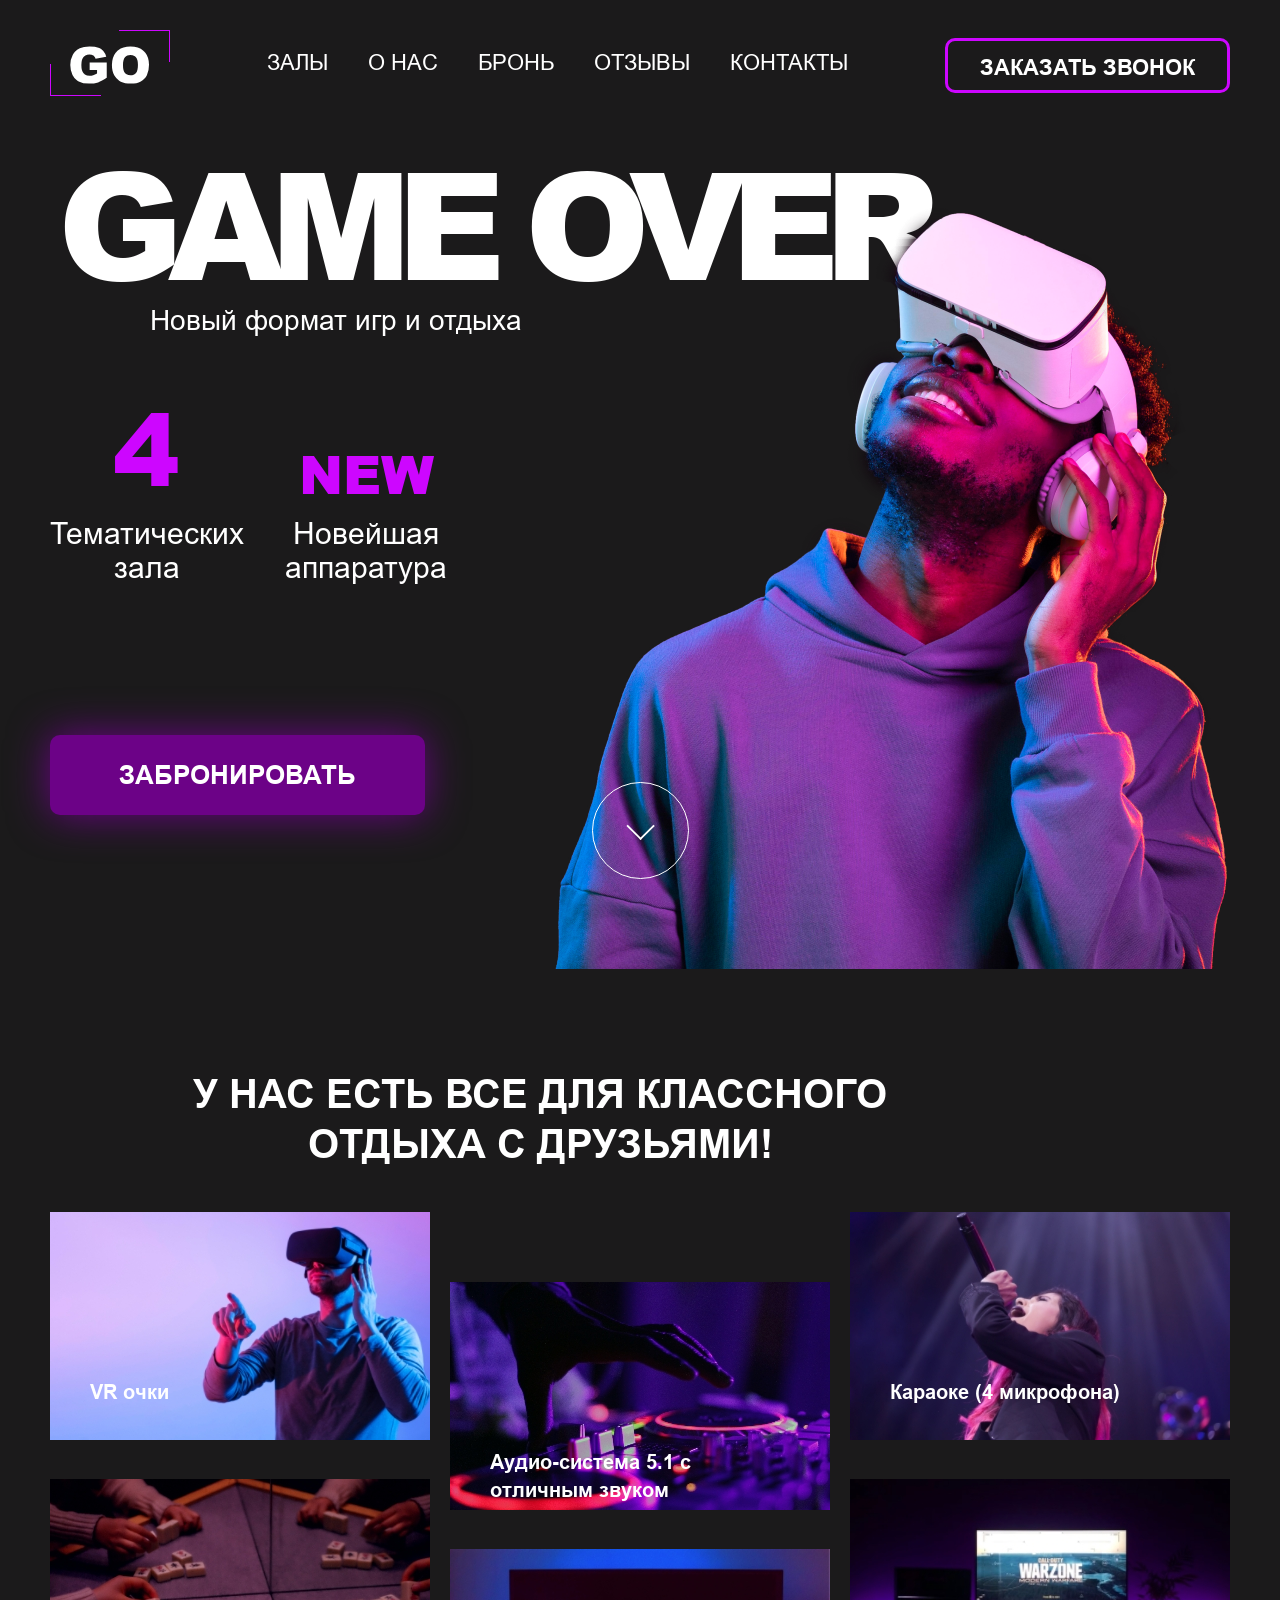
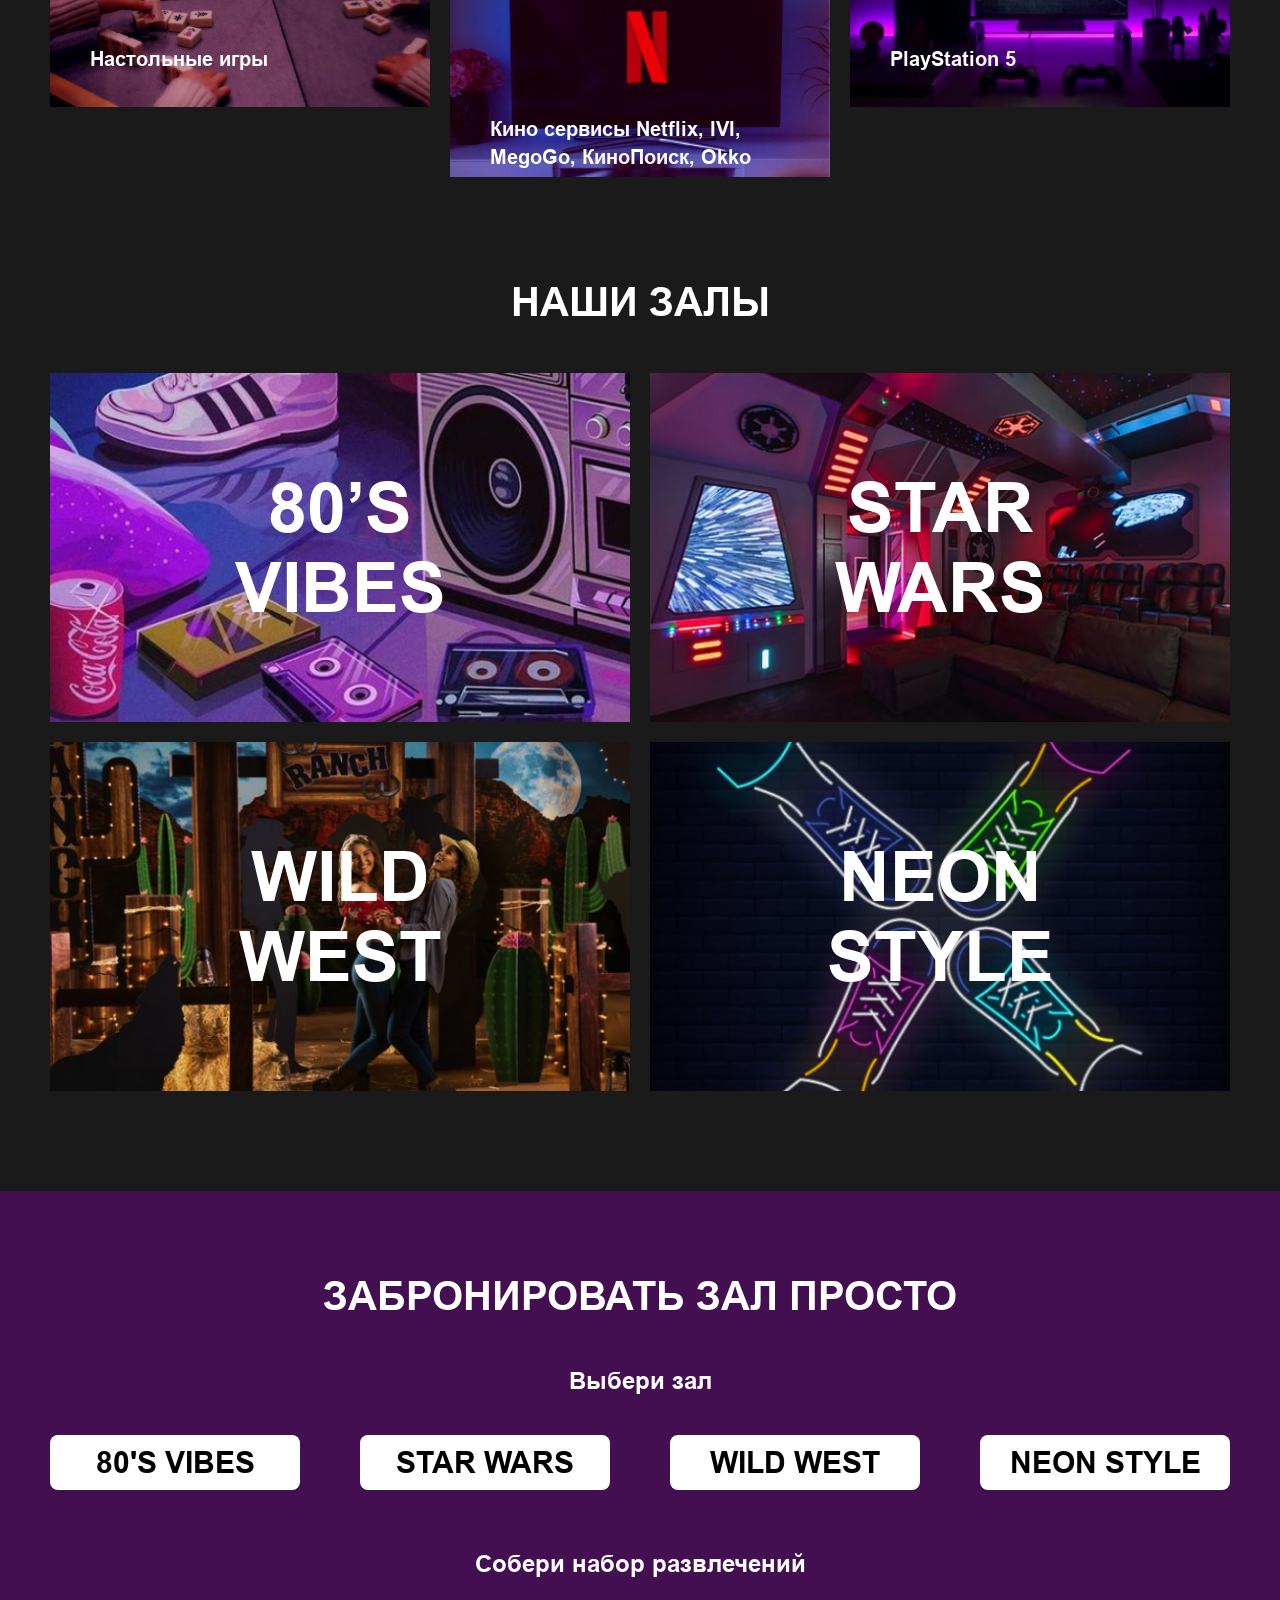
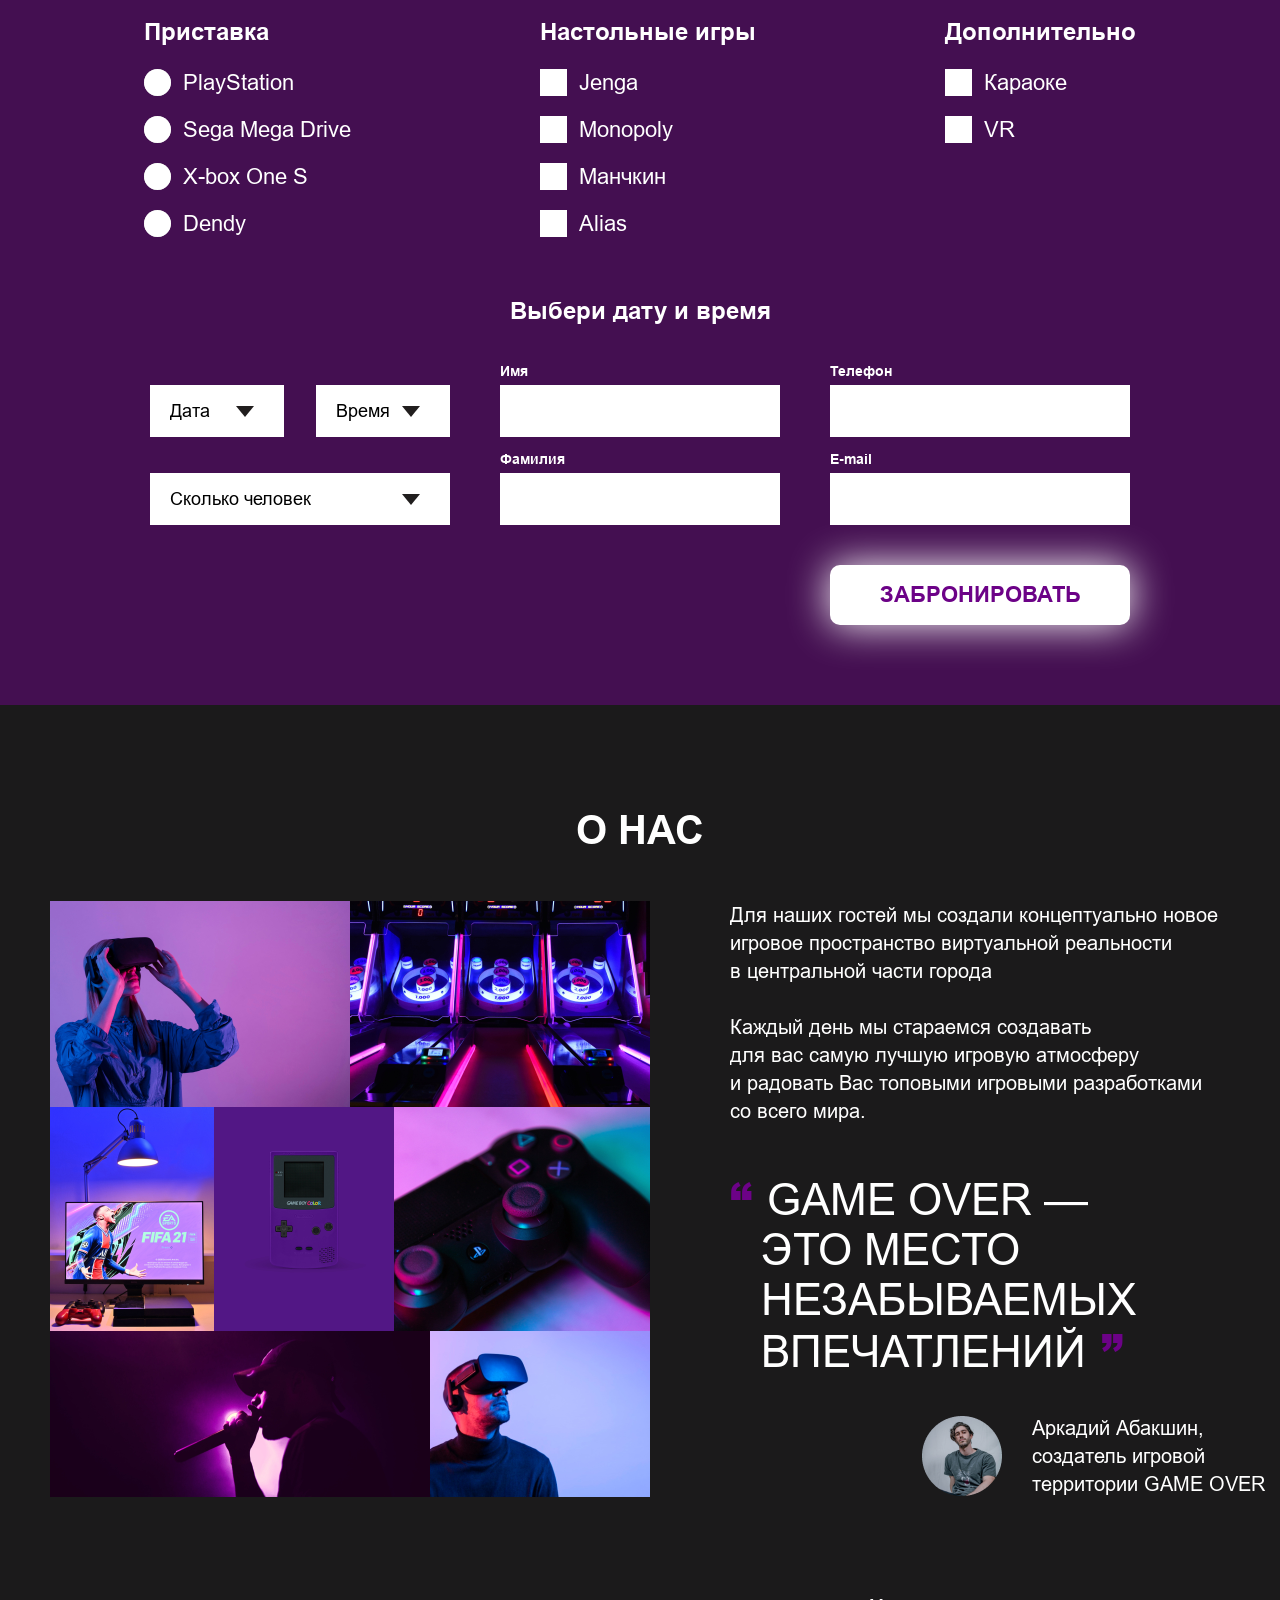
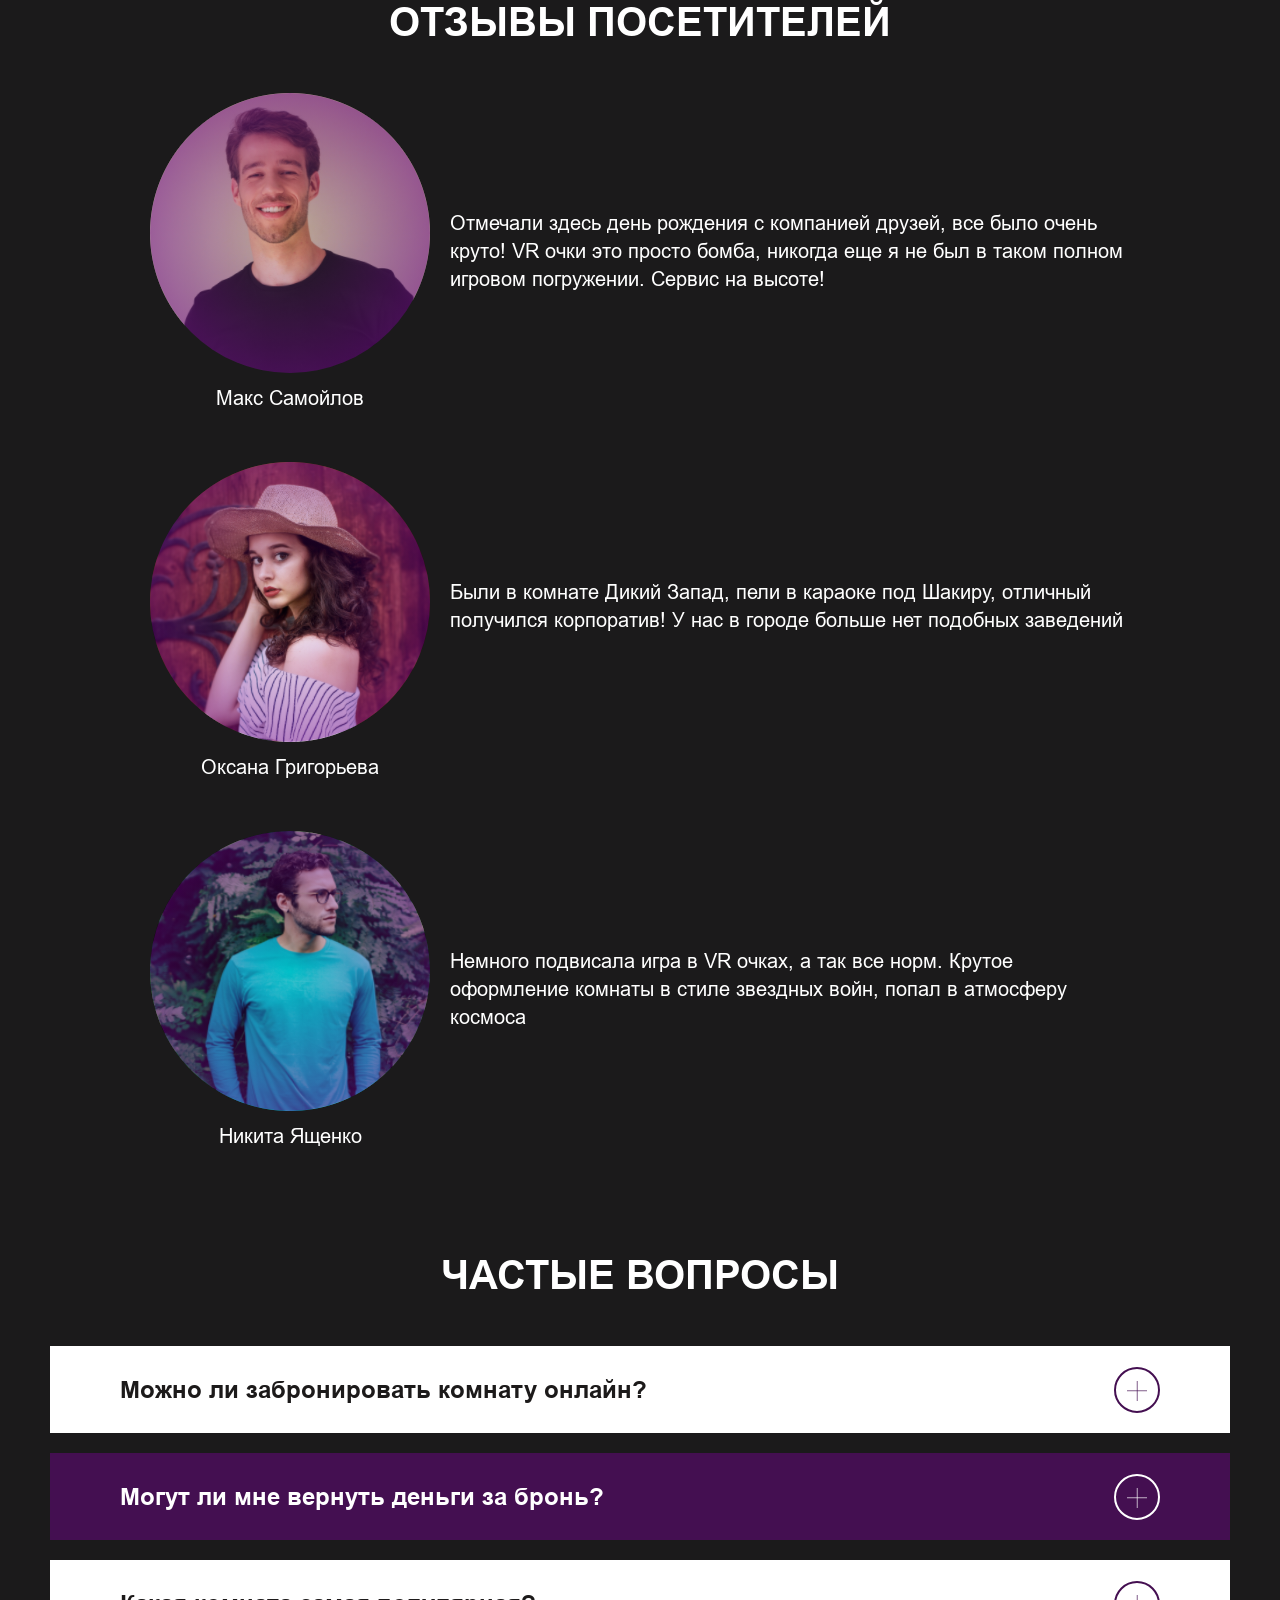
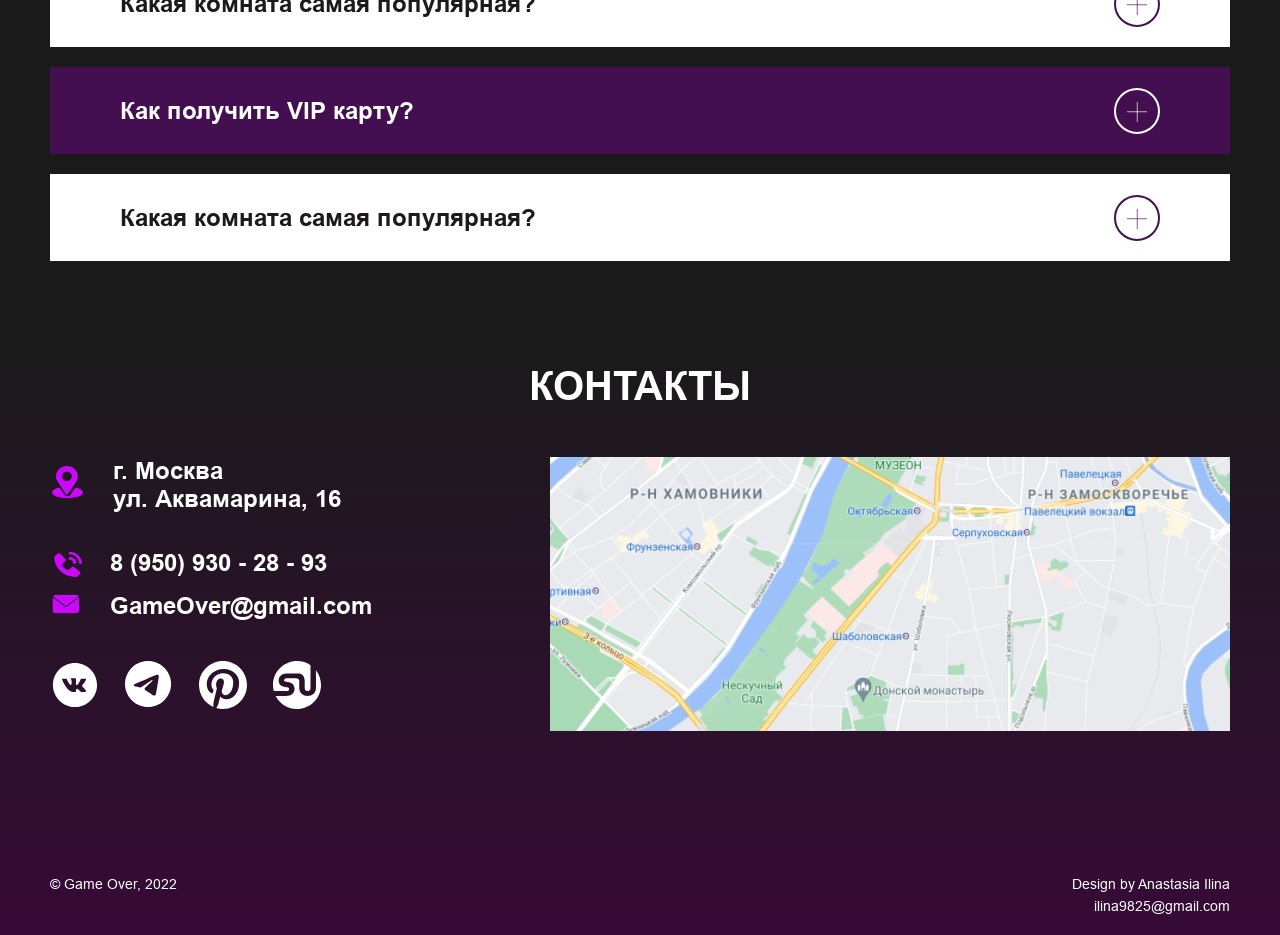
<file: index.html>
<!DOCTYPE html>
<html lang="ru">
  <head>
    <meta charset="utf-8">
    <title>lesson</title>
    <link rel="icon" type="image/svg+xml" href="img/logo.svg">
    <link rel="icon" type="image/png" href="img/logo.png">
    <link rel="preload" href="fonts/Arial-Black.woff2" as="font" type="font/woff2" crossorigin>
    <link rel="preload" href="fonts/Arial-BoldMT.woff2" as="font" type="font/woff2" crossorigin>
    <link rel="preload" href="fonts/ArialMT.woff2" as="font" type="font/woff2" crossorigin>
    <link rel="stylesheet" href="index.css">

  </head>

  <body class="body">
    <header class="header">
      <div class="container">
        <div class="header__flexbox">
          <div class="header__logo"></div>
        <nav class="navigation">
          <ul class="header__list header-list">
            <li class="header-list__item header-list-item">
              <a class="header-list-item__link" href="#one">Залы</a>
            </li>
            <li class="header-list__item header-list-item">
              <a class="header-list-item__link" href="#two">О нас</a>
            </li>
            <li class="header-list__item header-list-item">
              <a class="header-list-item__link" href="#three">Бронь</a>  
            </li>
            <li class="header-list__item header-list-item">
              <a class="header-list-item__link" href="#four">Отзывы</a>  
            </li>
            <li class="header-list__item header-list-item">
              <a class="header-list-item__link" href="#five">Контакты</a>
            </li>
          </ul>
        </nav>
        <button class="header__call-button" type="button">Заказать звонок</button>
        </div>
        <div class="banner">
          <h1 class="banner__title">GAME OVER</h1>
          <p class="banner__text">Новый формат игр и отдыха</p>
          <div class="banner__cards banner-cards">
            <div class="banner-cards__four-halls four-halls">
              <p class="four-halls-text four-halls-text_four">4</p>
              <p class="four-halls-text">Тематических зала</p>
            </div>
            <div class="banner-cards__new-equipment new-equipment">
              <p class="new-equipment-text new-equipment-text_new">new</p>
              <p class="new-equipment-text">Новейшая аппаратура</p>
            </div>
          </div>
          <div class="banner__button-background"></div>   
          <button class="banner__booking-button" type="button">Забронировать</button>
          <div class="banner__down-button down-button" tabindex="0">
            <div class="down-button__active"></div>
            <img class="down-button__img" src="./banner/img/down.svg" alt="">
          </div>
        </div>
      </div>
    </header>

    <main class="main">
      <section class="we-have">
        <div class="container">
          <h2 class="we-have__title">У нас есть все для классного отдыха с друзьями!</h2>
          <ul class="we-have__list we-have-list">
            <li class="we-have-list__item we-have-list__item_vr">
              <p class="we-have-list__text">VR очки</p>
            </li>
            <li class="we-have-list__item we-have-list__item_audio">
              <p class="we-have-list__text">Аудио-система 5.1 с отличным звуком</p>
            </li>
            <li class="we-have-list__item we-have-list__item_karaoke">
              <p class="we-have-list__text">Караоке (4 микрофона)</p>
            </li>
            <li class="we-have-list__item we-have-list__item_table">
              <p class="we-have-list__text">Настольные игры</p>
            </li>
            <li class="we-have-list__item we-have-list__item_films">
              <p class="we-have-list__text">Кино сервисы Netflix, IVI, MegoGo, КиноПоиск, Okko</p>
            </li>
            <li class="we-have-list__item we-have-list__item_ps5">
              <p class="we-have-list__text">РlаyStаtiоn 5 </p>
            </li>
          </ul>
        </div>
      </section>

      <section class="halls">
        <div class="container">
        <h2 class="halls__title" id="one">Наши залы</h2>
          <ul class="halls__list">
            <li class="halls__item card card_vibes">
              <a class="card__link" href="./halls/vibes.html">80’s vibes</a>
            </li>
            <li class="halls__item  card card_star-wars">
              <a class="card__link" href="./halls/starwars.html">Star wars</a>
            </li>
            <li class="halls__item  card card_wild-west">
              <a class="card__link" href="./halls/wildwest.html">Wild west</a> 
            </li>
            <li class="halls__item  card card_neon">
              <a class="card__link" href="./halls/neon.html">Neon style</a> 
            </li>
          </ul>
        </div>
      </section>
      
      <div class="full-size-container">
      
        <section class="booking">
          <div class="container">
            <h2 class="booking__title" id="three">Забронировать зал просто</h2>
            <form class="booking__form form" method="post" action="https://jsonplaceholder.typicode.com/posts">
              <fieldset class="form__halls-choose-fieldset halls-choose-fieldset">
                <legend class="halls-choose-fieldset__legend legend">Выбери зал</legend>
                <div class="halls-choose-fieldset__radio-block radio-block">
                  <label class="radio-block__label radio-label" tabindex="0">
                    <input class="radio-label__radio-button halls-radio" type="radio" name="room_selector" value="80's vibes" lang="en">80's vibes
                  </label>
                  <label class="radio-block__label radio-label" tabindex="0">
                    <input class="radio-label__radio-button halls-radio" type="radio" name="room_selector" value="Star wars" lang="en">Star wars
                  </label>
                
                  <label class="radio-block__label radio-label" tabindex="0"> 
                    <input class="radio-label__radio-button halls-radio" type="radio" name="room_selector" value="Wild west" lang="en">Wild west
                  </label>
                
                  <label class="radio-block__label radio-label" tabindex="0">
                    <input class="radio-label__radio-button halls-radio" type="radio" name="room_selector" value="Neon style" lang="en">Neon style
                  </label>
                </div>
              </fieldset>
            
              <fieldset class="form__options-choose-fieldset options-choose-fieldset">
                <legend class="options-choose-fieldset__legend legend">Собери набор развлечений</legend>
                <fieldset class="options-choose-fieldset__option-choose-fieldset option-choose-fieldset ">
                  <legend class="option-choose-fieldset__legend legend">Приставка</legend>
                  <div class="option-choose-fieldset__input-block">
                    <label class="option-choose-fieldset__label label-playstation">
                      <input class="label-playstation__radio-button option-choose-fieldset__radio-button" type="radio" name="console_selector" value="PlayStation" lang="en">PlayStation
                    </label>
                    <label class="option-choose-fieldset__label label-sega">
                      <input class="label-sega__radio-button option-choose-fieldset__radio-button" type="radio" name="console_selector" value="Sega Mega Drive" lang="en">Sega Mega Drive
                    </label>
                    <label class="option-choose-fieldset__label label-x-box">
                      <input class="label-x-box__radio-button option-choose-fieldset__radio-button" type="radio" name="console_selector" value="X-box One S" lang="en">X-box One S
                    </label>
                    <label class="option-choose-fieldset__label label-dendy">
                      <input class="label-dendy__radio-button option-choose-fieldset__radio-button" type="radio" name="console_selector" value="Dendy" lang="en">Dendy
                    </label>
                  </div>
                </fieldset> 
              
                <fieldset class="options-choose-fieldset__option-choose-fieldset option-choose-fieldset">
                  <legend class="option-choose-fieldset__legend legend">Настольные игры</legend>
                  <div class="option-choose-fieldset__input-block">
                    <label class="option-choose-fieldset__label label-jenga">
                      <input class="label-jenga__checkbox option-choose-fieldset__checkbox" type="checkbox" name="table_game_selector" value="Jenga" lang="en">Jenga
                    </label>
                    <label class="option-choose-fieldset__label label-monopoly">
                      <input class="label-monopoly__checkbox option-choose-fieldset__checkbox" type="checkbox" name="table_game_selector" value="Monopoly" lang="en">Monopoly
                    </label>
                    <label class="option-choose-fieldset__label label-munchkin">
                      <input class="label-munchkin__checkbox option-choose-fieldset__checkbox" type="checkbox" name="table_game_selector" value="Munchkin" lang="en">Манчкин
                    </label>
                    <label class="option-choose-fieldset__label label-alias">
                      <input class="label-alias__checkbox option-choose-fieldset__checkbox" type="checkbox" name="table_game_selector" value="Alias" lang="en">Alias
                    </label>
                  </div>
                </fieldset>
                
                <fieldset class="options-choose-fieldset__option-choose-fieldset option-choose-fieldset">
                  <legend class="option-choose-fieldset__legend legend">Дополнительно</legend>
                  <div class="option-choose-fieldset__input-block">
                    <label class="option-choose-fieldset__label label-karaoke">
                      <input class="label-karaoke__checkbox option-choose-fieldset__checkbox" type="checkbox" name="additions" value="Karaoke">Караоке
                    </label>
                  
                    <label class="option-choose-fieldset__label label-vr">
                      <input class="label-vr__checkbox option-choose-fieldset__checkbox" type="checkbox" name="additions" value="VR" lang="en">VR
                    </label>
                  </div>
                </fieldset>
              </fieldset>
              <div class="form__date-time-booking-block">
                <fieldset class="form__time-and-date-choose-fieldset time-and-date-choose-fieldset">
                  <legend class="time-and-date-choose-fieldset__legend legend">Выбери дату и время</legend>
                  <div class="time-and-date-choose-fieldset__date-time-block date-time-block">
                    <input class="date-time-block__date-input" type="date" name="date" hidden>
                    <div class="date-time-block__visible-item visible-item">
                      <p class="visible-item__text">Дата</p>
                    </div>
                    <input class="date-time-block__time-input" type="time" name="time" hidden>
                    <div class="date-time-block__visible-item visible-item">
                      <p class="visible-item__text">Время</p>
                    </div>
                  </div>
                
                  <label class="time-and-date-choose-fieldset__label label-name">Имя
                    <input class="label-name__input" type="text" name="name" required>
                  </label>
                  <label class="time-and-date-choose-fieldset__label label-tel">Телефон
                    <input class="label-tel__input" type="tel" name="tel" required>
                  </label>
                  <input class="time-and-date-choose-fieldset__input" type="text" name="number-of-people" hidden>
                  <div class="time-and-date-choose-fieldset__visible-item-number visible-item">
                    <p class="visible-item__text">Сколько человек</p>
                  </div>
                  <label class="time-and-date-choose-fieldset__label label-surname">Фамилия
                    <input class="label-surname__input" type="text" name="surname" required>
                  </label>
                  <label class="time-and-date-choose-fieldset__label label-mail">E-mail
                    <input class="label-mail__input" type="email" name="email" required>
                  </label>
                </fieldset>
                <button class="form__submit-button" type="submit">Забронировать</button>
              </div>
            </form>
          </div>
        </section>
      </div>
      
      <section class="about"> 
        <div class="container">
          <h2 class="about__title" id="two">О нас</h2>
          <div class="about__content about-content">
            <img class="about__image" src="./about/img/about.jpeg" alt="Коллаж основных развлечений" width="600" height="596">
            <div class="about-content__text-box">
              <div class="about__paragraphs paragraphs">
                <p class="paragraphs__text first-paragraph">Для наших гостей мы создали концептуально новое<br> игровое пространство виртуальной реальности<br>
                в центральной части города</p>
                <p class="paragraphs__second-paragraph">Каждый день мы стараемся создавать<br> для вас самую лучшую игровую атмосферу<br> и радовать Вас топовыми игровыми разработками<br> со всего мира.
                </p>
              </div>
              <blockquote class="about__blockquote quote">
                <p class="quote__paragraph"> GAME OVER — <br>это место незабываемых впечатлений</p>
                <div class="quote__epigrapg-block">
                  <img class="quote__img" src=".//about/img/boss.png" alt="Фото создателя игровой территории" width="80" height="80">
                  <p class="quote__epigraph">Аркадий Абакшин,<br> создатель игровой <br> территории GAME OVER</p>
                </div>
              </blockquote>
            </div>
          </div>
        </div>
      </section>
      <section class="comments">
        <div class="container">
          <h2 class="comments__title" id="four">ОТЗЫВЫ ПОСЕТИТЕЛЕЙ</h2>
          <ul class="comments__ul ul">
            <li class="ul__li-quote li-quote">
              <blockquote class="li-quote__blockquote blockquote">
                <figure class="blockquote__figure figure">
                  <img class="figure__img" src="./comments/img/max.png" alt="фотография мужчины" width="280" height="280">
                  <figcaption class="figure__figcaption">Макс Самойлов</figcaption>
                </figure>
                <p class="blockquote__paragraph">Отмечали здесь день рождения с компанией друзей, все было очень круто! VR очки это просто бомба, никогда еще я не был в таком полном игровом погружении. Сервис на высоте!
                </p>
              </blockquote>
            </li>
            <li class="ul__li-quote li-quote">
              <blockquote class="li-quote__blockquote blockquote">
                <figure class="blockquote__figure figure">
                  <img class="figure__img" src="./comments/img/oksana.png" alt="фотография мужчины" width="280" height="280">
                  <figcaption class="figure__figcaption">Оксана Григорьева</figcaption>
                </figure>
                <p class="blockquote__paragraph">Были в комнате Дикий Запад, пели в караоке под Шакиру, отличный получился корпоратив! У нас в городе больше нет подобных заведений
                </p>
              </blockquote>
            </li>
            <li class="ul__li-quote li-quote">
              <blockquote class="li-quote__blockquote blockquote">
                <figure class="blockquote__figure figure">
                  <img class="figure__img" src="./comments/img/nikita.png" alt="фотография мужчины" width="280" height="280">
                  <figcaption class="figure__figcaption">Никита Ященко</figcaption>
                </figure>
                <p class="blockquote__paragraph">Немного подвисала игра в VR очках, а так все норм. Крутое оформление комнаты в стиле звездных войн, попал в атмосферу космоса
                </p>
              </blockquote>
            </li>
          </ul>
        </div>
      </section>
      
      <section class="faq">
        <div class="container">
          <h2 class="faq__title">Частые вопросы</h2>
          <div class="faq__questions-block questions-block">
              <details class="questions-block__details details-item"> 
                <summary class="details-item__summary summary">Можно ли забронировать комнату онлайн?
                  <span class="summary__odd-icons odd-icons summary-icons">
                    <span class="odd-icons__open-purple"></span>
                    <span class="odd-icons__hover-open-purple"></span>
                    <span class="odd-icons__active-close-purple"></span>
                  </span>
                </summary>
                <p class="details-item__paragraph">Текст</p> 
              </details>
            <details class="questions-block__details details-item">
              <summary class="details-item__summary summary">Могут ли мне вернуть деньги за бронь?
                <span class="summary__even-icons even-icons summary-icons">
                  <span class="even-icons__open"></span>
                  <span class="even-icons__hover-open"></span>
                  <span class="even-icons__close"></span>
                </span>
              </summary>
              <p class="details-item__paragraph">Текст</p>     
            </details>
            <details class="questions-block__details details-item">
              <summary class="details-item__summary summary">Какая комната самая популярная?
                <span class="summary__odd-icons odd-icons summary-icons">
                  <span class="odd-icons__open-purple"></span>
                  <span class="odd-icons__hover-open-purple"></span>
                  <span class="odd-icons__active-close-purple"></span>
                </span>
              </summary>
              <p class="details-item__paragraph">Текст</p>
            </details>
            <details class="questions-block__details details-item">
              <summary class="details-item__summary summary">Как получить VIP карту?
                <span class="summary__even-icons even-icons summary-icons">
                  <span class="even-icons__open"></span>
                  <span class="even-icons__hover-open"></span>
                  <span class="even-icons__close"></span>
                </span>
              </summary>
              <p class="details-item__paragraph">Текст</p>
            </details>
            <details class="questions-block__details details-item">
              <summary class="details-item__summary summary">Какая комната самая популярная?
                <span class="summary__odd-icons odd-icons summary-icons">
                  <span class="odd-icons__open-purple"></span>
                  <span class="odd-icons__hover-open-purple"></span>
                  <span class="odd-icons__active-close-purple"></span>
                </span>
              </summary>
              <p class="details-item__paragraph">Текст</p>
            </details>
          </div>
        </div>
      </section>
    </main>
    <footer>
      <div class="full-size-container">
        <section class="contacts">
          <div class="container">
            <h2 class="contacts__title" id="five">Контакты</h2>
            <div class="contacts__content contacts-content">
              <div class="contacts-content__left-content">
                <address class="contacts__address address">
                  <div class="address__street street">
                    <p class="street__paragraph paragraph-street">г. Москва<br class="paragraph-street__br-item"> ул. Аквамарина, 16</p>
                  </div>
                  <div class="address__tel tel">
                    <a class="tel__link" href="tel:89509302893">8 (950) 930 - 28 - 93</a>
                  </div>
                </address>
                <div class="contacts__mail mail">
                  <a class="mail__link" href="mailto:GameOver@gmail.com">GameOver@gmail.com</a>
                </div>
                <ul class="contacts__list">
                  <li class="contacts__item social">
                    <a class="social__link"  href="https://vk.com" target="_blank">
                      <svg class="social__img" width="48" height="48" viewBox="0 0 50 50" fill="white" xmlns="http://www.w3.org/2000/svg">
                        <path d="M24.9999 1C11.7449 1 0.999878 11.745 0.999878 25C0.999878 38.255 11.7449 49 24.9999 49C38.2549 49 48.9999 38.255 48.9999
                        25C48.9999 11.745 38.2549 1 24.9999 1ZM34.2299 28.0775C34.2299 28.0775 36.3524 30.1725 36.8749 31.145C36.8899 31.165 36.8974 31.185
                        36.9024 31.195C37.1149 31.5525 37.1649 31.83 37.0599 32.0375C36.8849 32.3825 36.2849 32.5525 36.0799 32.5675H32.3299C32.0699 32.5675 
                        31.5249 32.5 30.8649 32.045C30.3574 31.69 29.8574 31.1075 29.3699 30.54C28.6424 29.695 28.0124 28.965 27.3774 28.965C27.2967 28.9649 
                        27.2166 28.9775 27.1399 29.0025C26.6599 29.1575 26.0449 29.8425 26.0449 31.6675C26.0449 32.2375 25.5949 32.565 25.2774 32.565H23.5599C22.9749 
                        32.565 19.9274 32.36 17.2274 29.5125C13.9224 26.025 10.9474 19.03 10.9224 18.965C10.7349 18.5125 11.1224 18.27 11.5449 18.27H15.3324C15.8374 18.27 
                        16.0024 18.5775 16.1174 18.85C16.2524 19.1675 16.7474 20.43 17.5599 21.85C18.8774 24.165 19.6849 25.105 20.3324 25.105C20.4538 25.1036 20.573 
                        25.0727 20.6799 25.015C21.5249 24.545 21.3674 21.5325 21.3299 20.9075C21.3299 20.79 21.3274 19.56 20.8949 18.97C20.5849 18.5425 20.0574 18.38 19.7374 
                        18.32C19.8669 18.1413 20.0375 17.9964 20.2349 17.8975C20.8149 17.6075 21.8599 17.565 22.8974 17.565H23.4749C24.5999 17.58 24.8899 17.6525 25.2974 
                        17.755C26.1224 17.9525 26.1399 18.485 26.0674 20.3075C26.0449 20.825 26.0224 21.41 26.0224 22.1C26.0224 22.25 26.0149 22.41 26.0149 22.58C25.9899 
                        23.5075 25.9599 24.56 26.6149 24.9925C26.7003 25.0461 26.799 25.0746 26.8999 25.075C27.1274 25.075 27.8124 25.075 29.6674 21.8925C30.2395 20.8681 
                        30.7366 19.8037 31.1549 18.7075C31.1924 18.6425 31.3024 18.4425 31.4324 18.365C31.5283 18.3161 31.6347 18.2912 31.7424 18.2925H36.1949C36.6799 18.2925 
                        37.0124 18.365 37.0749 18.5525C37.1849 18.85 37.0549 19.7575 35.0224 22.51L34.1149 23.7075C32.2724 26.1225 32.2724 26.245 34.2299 28.0775Z"/>
                      </svg>
                    </a>
                  </li>
                  <li class="contacts__item social">
                    <a class="social__link" href="https://t.me" target="_blank">
                      <svg width="48" height="48" viewBox="0 0 50 50" fill="white" xmlns="http://www.w3.org/2000/svg">
                        <path d="M47.9999 24C47.9999 30.3652 45.4713 36.4697 40.9704 40.9706C36.4696 45.4714 30.3651 48 23.9999 48C17.6347 48 11.5302 45.4714 7.02932 40.9706C2.52844
                        36.4697 -0.00012207 30.3652 -0.00012207 24C-0.00012207 17.6348 2.52844 11.5303 7.02932 7.02944C11.5302 2.52856 17.6347 0 23.9999 0C30.3651 0 36.4696 2.52856 
                        40.9704 7.02944C45.4713 11.5303 47.9999 17.6348 47.9999 24ZM24.8609 17.718C22.5269 18.69 17.8589 20.7 10.8629 23.748C9.72888 24.198 9.13188 24.642 9.07788 25.074C8.98788 
                        25.803 9.90288 26.091 11.1479 26.484L11.6729 26.649C12.8969 27.048 14.5469 27.513 15.4019 27.531C16.1819 27.549 17.0489 27.231 18.0059 26.571C24.5429 22.158 27.9179 19.929 
                        28.1279 19.881C28.2779 19.845 28.4879 19.803 28.6259 19.929C28.7669 20.052 28.7519 20.289 28.7369 20.352C28.6469 20.739 25.0559 24.075 23.1989 25.803C22.6199 26.343 22.2089 
                        26.724 22.1249 26.811C21.9399 27 21.7519 27.1861 21.5609 27.369C20.4209 28.467 19.5689 29.289 21.6059 30.633C22.5869 31.281 23.3729 31.812 24.1559 32.346C25.0079 32.928 
                        25.8599 33.507 26.9639 34.233C27.2429 34.413 27.5129 34.608 27.7739 34.794C28.7669 35.502 29.6639 36.138 30.7649 36.036C31.4069 35.976 32.0699 35.376 32.4059 33.576C33.2009 
                        29.325 34.7639 20.118 35.1239 16.323C35.1458 16.0075 35.1328 15.6906 35.0849 15.378C35.0566 15.1258 34.9346 14.8934 34.7429 14.727C34.4699 14.5386 34.1445 14.4409 33.8129 14.448C32.9129 
                        14.463 31.5239 14.946 24.8609 17.718Z"/>
                        </svg>
                    </a>
                  </li>
                  <li class="contacts__item social">
                    <a class="social__link" href="https://pinterest.com/" target="_blank">
                      <svg width="48" height="48" viewBox="0 0 50 50"  fill="white" xmlns="http://www.w3.org/2000/svg">
                        <path d="M25.0005 0C11.1947 0 -0.000152588 11.1936 -0.000152588 25.0006C-0.000152588 35.2378 6.15562 44.0314 14.9646 47.8981C14.8941 46.1526 14.9511 44.0558 15.3998 42.159C15.8806 40.1282 
                        18.6165 28.5359 18.6165 28.5359C18.6165 28.5359 17.8178 26.9397 17.8178 24.5808C17.8178 20.8763 19.9652 18.1077 22.6383 18.1077C24.912 18.1077 26.0107 19.8154 26.0107 21.8609C26.0107 24.1468 
                        24.5537 27.5635 23.8037 30.7327C23.1768 33.3859 25.1338 35.5481 27.7498 35.5481C32.4864 35.5481 35.6761 29.4647 35.6761 22.2558C35.6761 16.7782 31.9864 12.6769 25.2742 12.6769C17.6902 12.6769 
                        12.9659 18.3321 12.9659 24.6487C12.9659 26.8282 13.6082 28.3635 14.6146 29.5513C15.0768 30.0981 15.1409 30.318 14.9736 30.9462C14.8537 31.4058 14.5781 32.5128 14.4646 32.9519C14.2986 33.5853 
                        13.7857 33.8109 13.2127 33.5776C9.71972 32.1513 8.0928 28.3263 8.0928 24.0263C8.0928 16.9237 14.0819 8.40898 25.9601 8.40898C35.5056 8.40898 41.7877 15.316 41.7877 22.732C41.7877 32.5378 36.3351 
                        39.8647 28.2979 39.8647C25.5998 39.8647 23.0607 38.4051 22.1909 36.7487C22.1909 36.7487 20.7396 42.5077 20.4325 43.6218C19.9024 45.5494 18.8646 47.4763 17.9159 48.9769C20.2162 49.6571 22.6024 
                        50.0025 25.0011 50.0026C38.8063 50.0013 49.9998 38.8071 49.9998 25.0006C49.9998 11.1936 38.8063 0 25.0005 0Z"/>
                      </svg>
                    </a>
                  </li>
                  <li class="contacts__item social">
                    <a class="social__link" href="https://stumbleupon.com/" target="_blank">
                      <svg width="50" height="50" viewBox="0 0 50 50" fill="white" xmlns="http://www.w3.org/2000/svg">
                        <path fill-rule="evenodd" clip-rule="evenodd" d="M44.7441 9.66919C48.1583 14.0494 50.0085 19.4463 49.9999 24.9999C49.9999 38.8051 38.805 49.9999 25.0006 49.9999C15.2871 49.9999 6.86597 44.4576 2.72751 
                        36.3647H13.6237C18.816 36.3647 22.4429 33.566 22.4429 29.0923C22.4429 19.6108 11.5051 23.4737 11.5051 20.1089C11.5051 18.4878 12.8057 17.898 15.1858 17.898H22.7692C24.8711 17.898 27.3435 18.275 27.3435 
                        20.5685V28.1243C27.3435 33.5955 31.6159 36.364 36.0441 36.364C40.548 36.364 44.7435 33.5955 44.7435 28.1243V9.66919H44.7441Z"/>
                        <path fill-rule="evenodd" clip-rule="evenodd" d="M25.0005 2.43241e-05C30.0173 -0.00698868 34.919 1.50262 39.0626 4.33079V28.3013C39.0626 29.9628 37.7037 31.3224 36.0447 31.3224C34.3838 31.3224 33.0261 
                        29.9628 33.0261 28.3013V21.1186C33.0261 15.3846 30.1242 12.9994 26.3447 12.9994H14.0441C9.59088 12.9994 5.89665 15.834 5.89665 20.3289C5.89665 22.6289 6.8819 25.9994 11.5415 26.8353C15.337 27.5186 16.8351 
                        27.3199 16.8351 29.3506C16.8351 31.3224 14.6261 31.3224 11.7101 31.3224H0.808189C0.269676 29.2582 -0.0019826 27.1334 -0.000143311 25C-0.000143311 11.1981 11.196 2.43241e-05 25.0005 2.43241e-05Z"/>
                      </svg>
                    </a>
                  </li>
                </ul>
              </div>
              <img class="contacts-content__map" src="./contacts/img/map.jpeg" alt="изображение адреса на карте" width="680" height="274">
            </div>
            <div class="contacts__copy-text copy-text">
              <p class="copy-text__paragraph">© Game Over, 2022</p>
              <div class="copy-text__right-items">
                <p class="copy-text__paragraph">Design by Anastasia Ilina</p>
                <a class="copy-text__paragraph" href="mailto:ilina9825@gmail.com">ilina9825@gmail.com</a>
              </div>
            </div>
          </div>
        </section>
      </div>
    </footer>
  </body>
</html>
</file>
<file: index.css>
@import "fonts.css";
@import "normalize.css";
@import "style.css";
@import "var.css";
</file>
